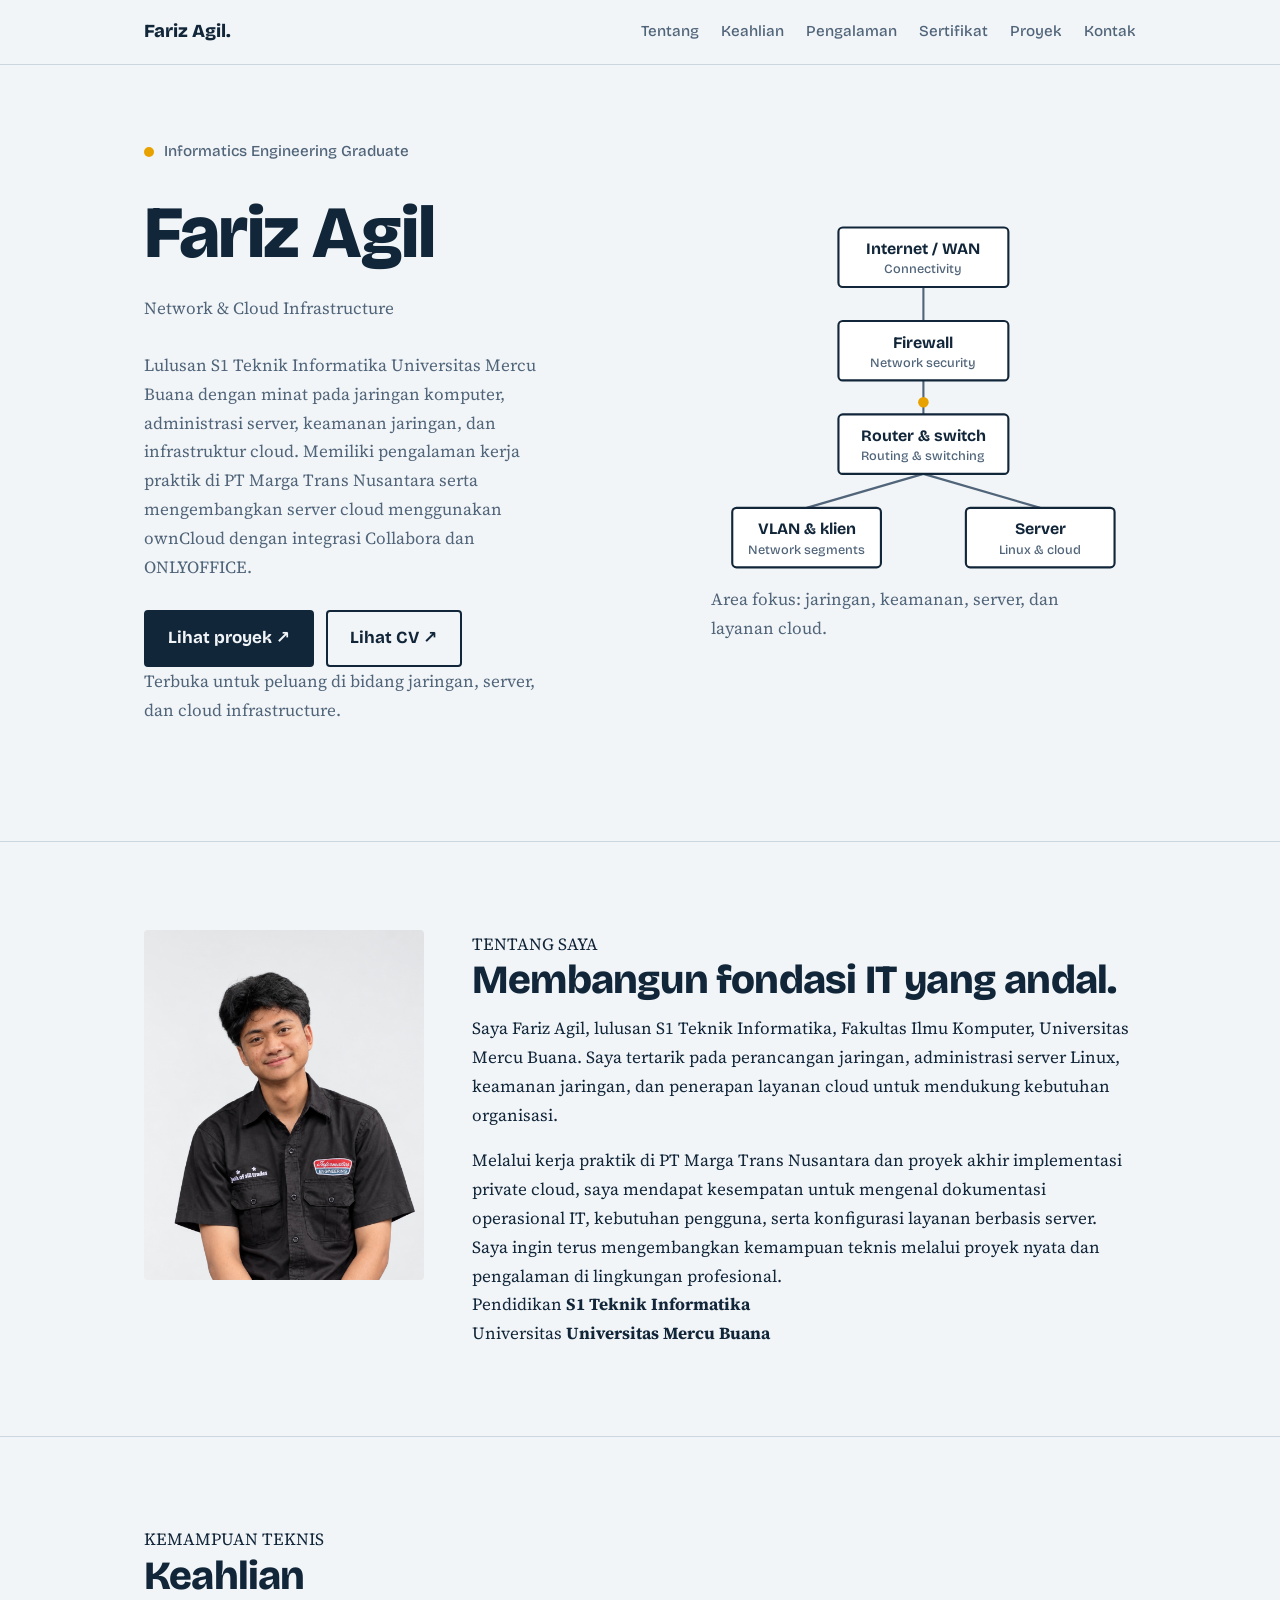
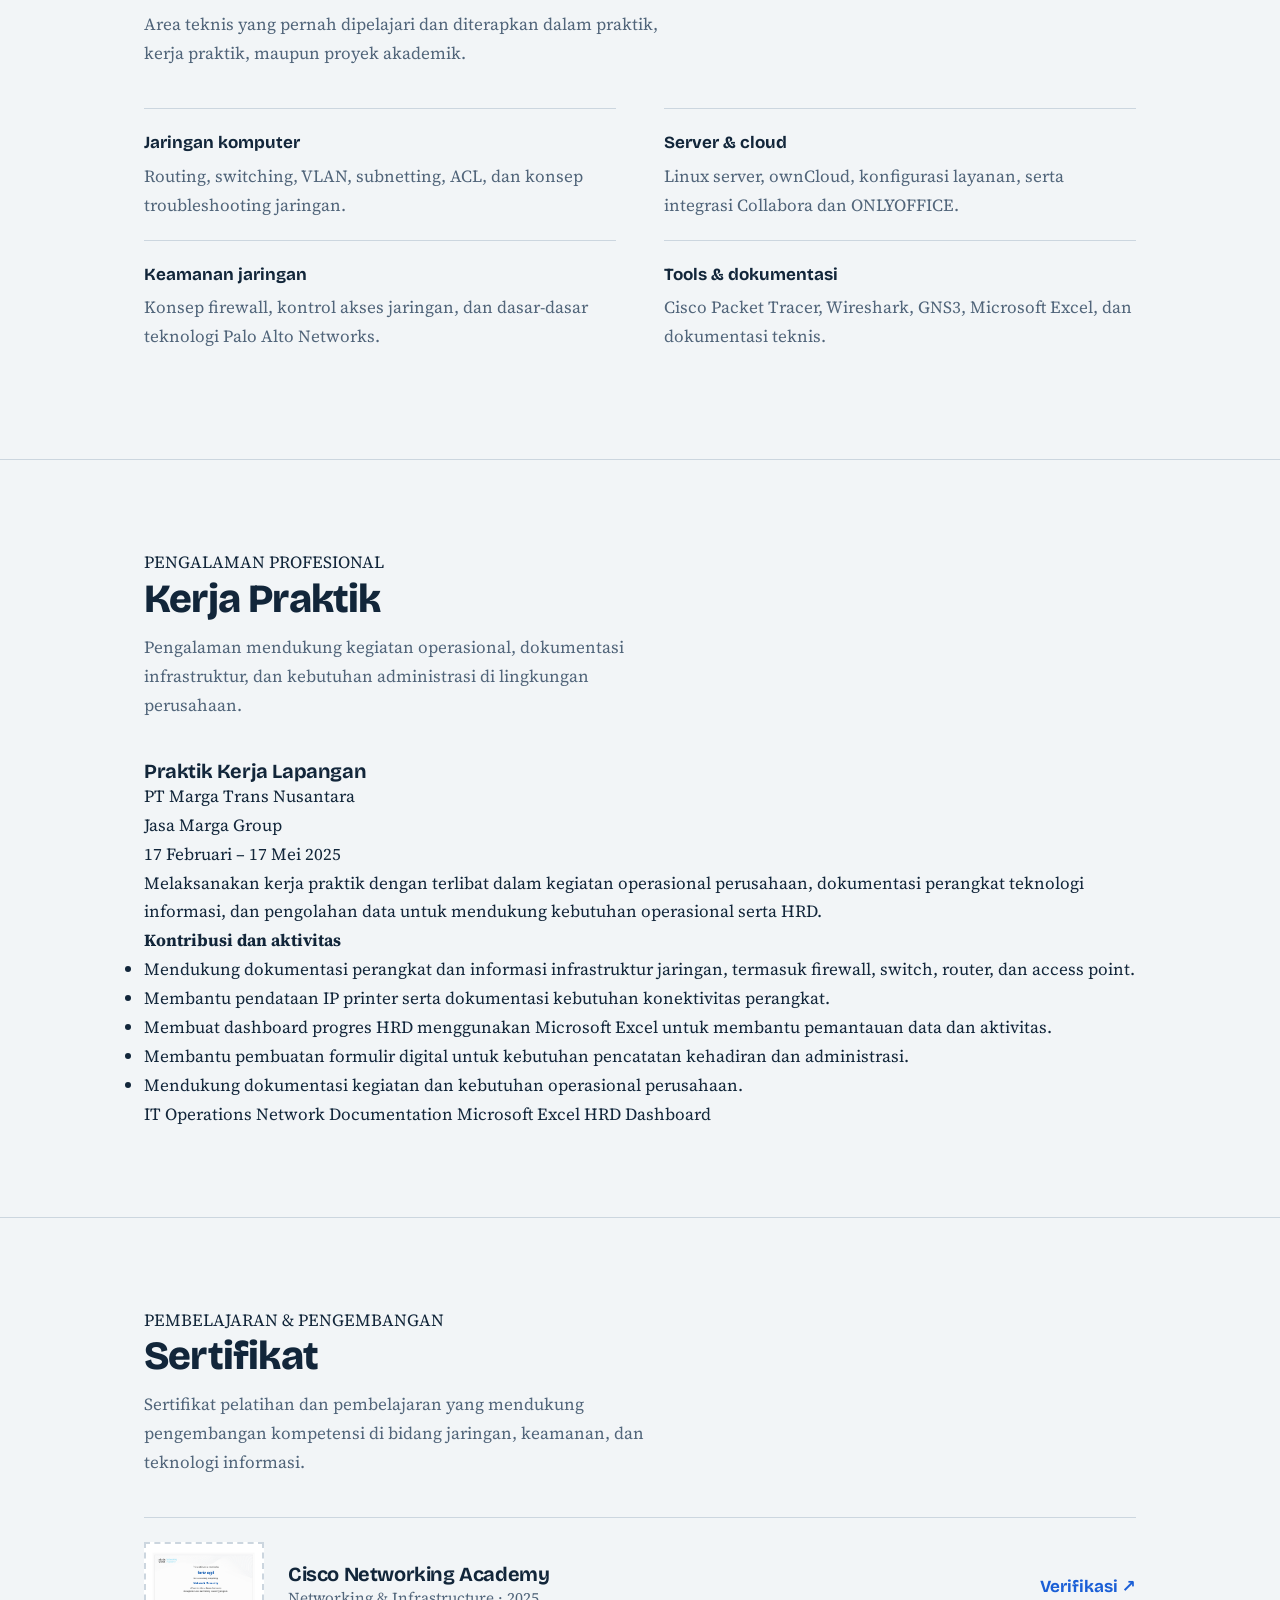
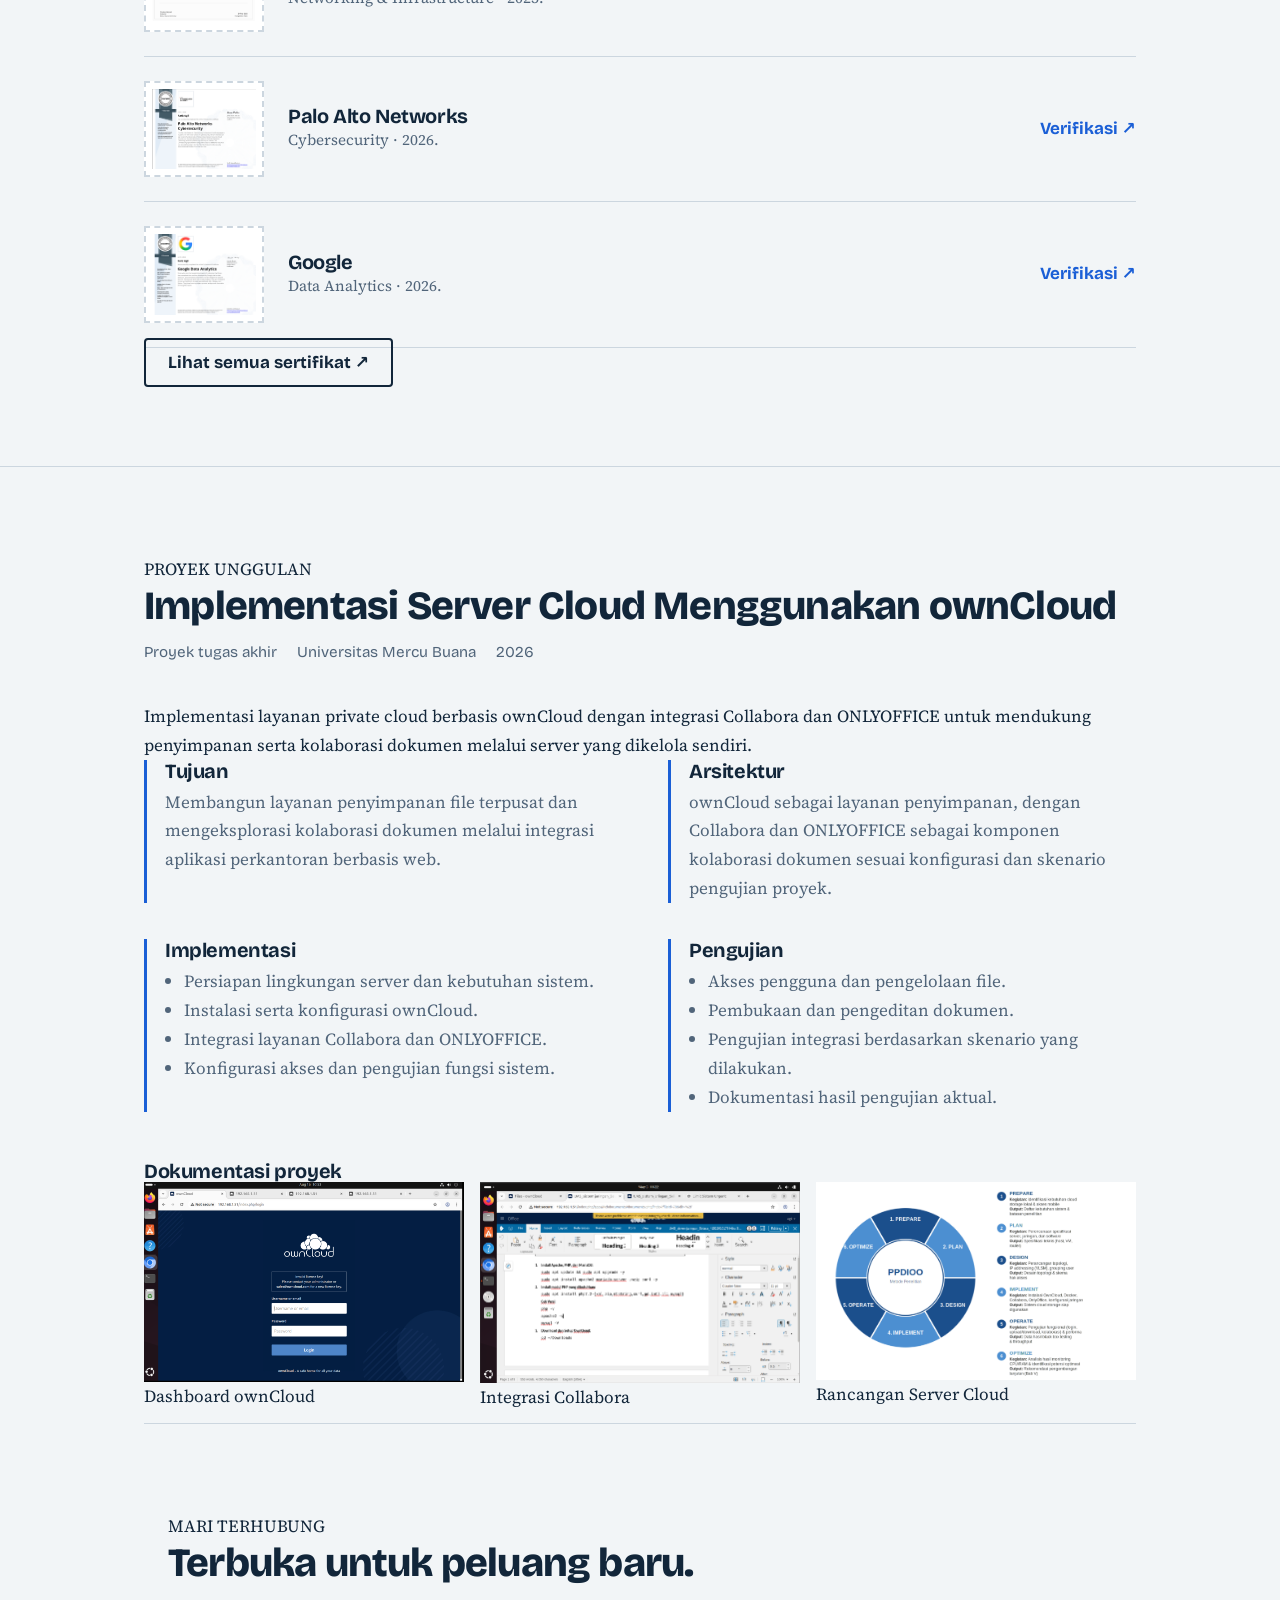
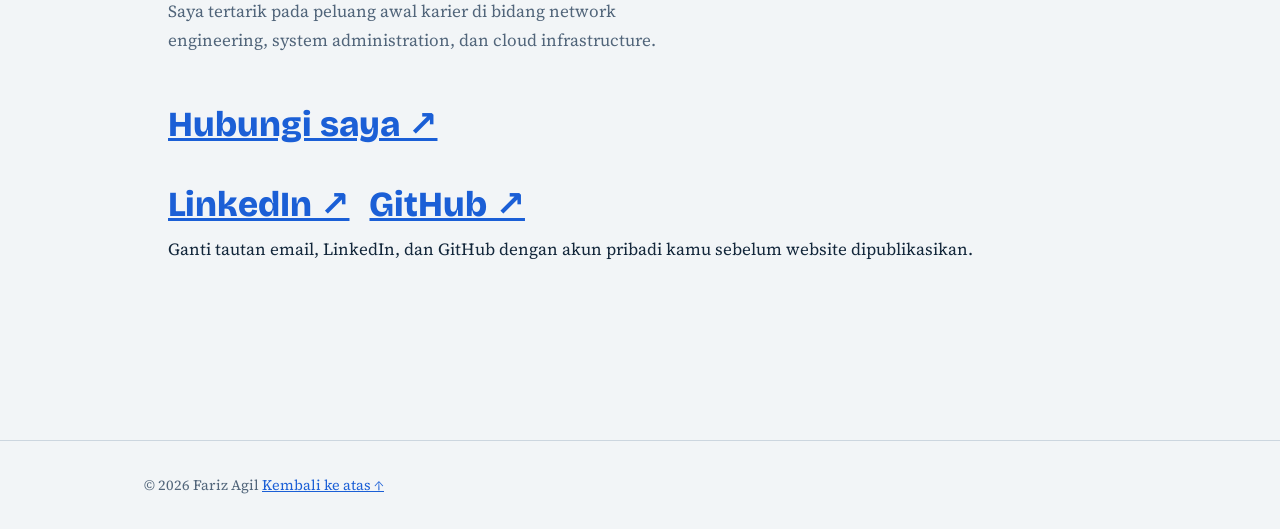
<file: index.html>
<!DOCTYPE html>
<html lang="id">
<head>
  <meta charset="UTF-8">
  <meta name="viewport" content="width=device-width, initial-scale=1">
  <meta name="theme-color" content="#F2F5F7">
  <meta name="description" content="Portofolio Fariz Agil, lulusan S1 Teknik Informatika Universitas Mercu Buana dengan minat pada network engineering, administrasi server, dan cloud infrastructure.">
  <title>Fariz Agil — Network &amp; Cloud Infrastructure</title>

  <link rel="preconnect" href="https://fonts.googleapis.com">
  <link rel="preconnect" href="https://fonts.gstatic.com" crossorigin>
  <link href="https://fonts.googleapis.com/css2?family=Bricolage+Grotesque:opsz,wght@12..96,500;12..96,700;12..96,800&family=Source+Serif+4:ital,wght@0,400;0,600;1,400&display=swap" rel="stylesheet">
  <link rel="stylesheet" href="style.css">
</head>

<body>
  <header>
    <nav class="wrap" aria-label="Navigasi utama">
      <a class="logo" href="#atas" aria-label="Fariz Agil, kembali ke beranda">Fariz Agil<span aria-hidden="true">.</span></a>
      <ul>
        <li><a href="#tentang">Tentang</a></li>
        <li><a href="#skill">Keahlian</a></li>
        <li><a href="#pengalaman">Pengalaman</a></li>
        <li><a href="#sertifikat">Sertifikat</a></li>
        <li><a href="#proyek">Proyek</a></li>
        <li><a href="#kontak">Kontak</a></li>
      </ul>
    </nav>
  </header>

  <main id="atas">
    <!-- HERO -->
    <section class="hero">
      <div class="wrap">
        <div class="hero-copy">
          <p class="status"><i aria-hidden="true"></i> Informatics Engineering Graduate</p>
          <h1>Fariz Agil</h1>
          <p class="hero-role">Network &amp; Cloud Infrastructure</p>
          <p>
            Lulusan S1 Teknik Informatika Universitas Mercu Buana dengan minat
            pada jaringan komputer, administrasi server, keamanan jaringan,
            dan infrastruktur cloud. Memiliki pengalaman kerja praktik di
            PT Marga Trans Nusantara serta mengembangkan server cloud
            menggunakan ownCloud dengan integrasi Collabora dan ONLYOFFICE.
          </p>
          <div class="btns">
            <a class="btn primary" href="#proyek">Lihat proyek <span aria-hidden="true">↗</span></a>
            <a class="btn" href="img/Fariz Agil CV.pdf" target="_blank" rel="noopener">Lihat CV <span aria-hidden="true">↗</span></a>
          </div>
          <p class="hero-note">Terbuka untuk peluang di bidang jaringan, server, dan cloud infrastructure.</p>
        </div>

        <div class="hero-visual">
          <svg class="topology" viewBox="0 0 400 336" role="img" aria-label="Ilustrasi topologi jaringan dari internet melalui firewall dan switch menuju jaringan klien dan server">
            <path class="wire" d="M200 64 V96"/>
            <path class="wire" d="M200 152 V184"/>
            <path class="wire" d="M200 240 L90 272"/>
            <path class="wire" d="M200 240 L310 272"/>
            <path id="route" d="M200 8 V240 L310 272" fill="none"/>
            <circle class="packet" r="5">
              <animateMotion dur="4s" repeatCount="indefinite">
                <mpath href="#route"/>
              </animateMotion>
            </circle>

            <rect class="box" x="120" y="8" width="160" height="56" rx="4"/>
            <text x="200" y="33" text-anchor="middle">Internet / WAN</text>
            <text class="sub" x="200" y="51" text-anchor="middle">Connectivity</text>

            <rect class="box" x="120" y="96" width="160" height="56" rx="4"/>
            <text x="200" y="121" text-anchor="middle">Firewall</text>
            <text class="sub" x="200" y="139" text-anchor="middle">Network security</text>

            <rect class="box" x="120" y="184" width="160" height="56" rx="4"/>
            <text x="200" y="209" text-anchor="middle">Router &amp; switch</text>
            <text class="sub" x="200" y="227" text-anchor="middle">Routing &amp; switching</text>

            <rect class="box" x="20" y="272" width="140" height="56" rx="4"/>
            <text x="90" y="297" text-anchor="middle">VLAN &amp; klien</text>
            <text class="sub" x="90" y="315" text-anchor="middle">Network segments</text>

            <rect class="box" x="240" y="272" width="140" height="56" rx="4"/>
            <text x="310" y="297" text-anchor="middle">Server</text>
            <text class="sub" x="310" y="315" text-anchor="middle">Linux &amp; cloud</text>
          </svg>
          <p class="visual-caption">Area fokus: jaringan, keamanan, server, dan layanan cloud.</p>
        </div>
      </div>
    </section>

    <!-- TENTANG -->
    <section id="tentang">
      <div class="wrap about">
        <div class="about-photo">
          <img class="photo" src="img/agil.png" alt="Foto profil Fariz Agil" loading="lazy">
        </div>
        <div>
          <p class="eyebrow">TENTANG SAYA</p>
          <h2>Membangun fondasi IT yang andal.</h2>
          <p>
            Saya Fariz Agil, lulusan S1 Teknik Informatika, Fakultas Ilmu Komputer,
            Universitas Mercu Buana. Saya tertarik pada perancangan jaringan,
            administrasi server Linux, keamanan jaringan, dan penerapan layanan
            cloud untuk mendukung kebutuhan organisasi.
          </p>
          <p>
            Melalui kerja praktik di PT Marga Trans Nusantara dan proyek akhir
            implementasi private cloud, saya mendapat kesempatan untuk mengenal
            dokumentasi operasional IT, kebutuhan pengguna, serta konfigurasi
            layanan berbasis server. Saya ingin terus mengembangkan kemampuan
            teknis melalui proyek nyata dan pengalaman di lingkungan profesional.
          </p>
          <div class="about-facts">
            <div>
              <span class="fact-label">Pendidikan</span>
              <strong>S1 Teknik Informatika</strong>
            </div>
            <div>
              <span class="fact-label">Universitas</span>
              <strong>Universitas Mercu Buana</strong>
            </div>
          </div>
        </div>
      </div>
    </section>

    <!-- KEAHLIAN -->
    <section id="skill">
      <div class="wrap">
        <p class="eyebrow">KEMAMPUAN TEKNIS</p>
        <h2>Keahlian</h2>
        <p class="lead">
          Area teknis yang pernah dipelajari dan diterapkan dalam praktik,
          kerja praktik, maupun proyek akademik.
        </p>

        <dl class="skills">
          <div>
            <dt>Jaringan komputer</dt>
            <dd>Routing, switching, VLAN, subnetting, ACL, dan konsep troubleshooting jaringan.</dd>
          </div>
          <div>
            <dt>Server &amp; cloud</dt>
            <dd>Linux server, ownCloud, konfigurasi layanan, serta integrasi Collabora dan ONLYOFFICE.</dd>
          </div>
          <div>
            <dt>Keamanan jaringan</dt>
            <dd>Konsep firewall, kontrol akses jaringan, dan dasar-dasar teknologi Palo Alto Networks.</dd>
          </div>
          <div>
            <dt>Tools &amp; dokumentasi</dt>
            <dd>Cisco Packet Tracer, Wireshark, GNS3, Microsoft Excel, dan dokumentasi teknis.</dd>
          </div>
        </dl>
      </div>
    </section>

    <!-- PENGALAMAN -->
    <section id="pengalaman">
      <div class="wrap">
        <p class="eyebrow">PENGALAMAN PROFESIONAL</p>
        <h2>Kerja Praktik</h2>
        <p class="lead">
          Pengalaman mendukung kegiatan operasional, dokumentasi infrastruktur,
          dan kebutuhan administrasi di lingkungan perusahaan.
        </p>

        <article class="experience">
          <div class="experience-header">
            <div>
              <h3>Praktik Kerja Lapangan</h3>
              <p class="company">PT Marga Trans Nusantara</p>
              <p class="muted">Jasa Marga Group</p>
            </div>
            <p class="period">17 Februari – 17 Mei 2025</p>
          </div>

          <p>
            Melaksanakan kerja praktik dengan terlibat dalam kegiatan operasional
            perusahaan, dokumentasi perangkat teknologi informasi, dan pengolahan
            data untuk mendukung kebutuhan operasional serta HRD.
          </p>

          <h4>Kontribusi dan aktivitas</h4>
          <ul>
            <li>Mendukung dokumentasi perangkat dan informasi infrastruktur jaringan, termasuk firewall, switch, router, dan access point.</li>
            <li>Membantu pendataan IP printer serta dokumentasi kebutuhan konektivitas perangkat.</li>
            <li>Membuat dashboard progres HRD menggunakan Microsoft Excel untuk membantu pemantauan data dan aktivitas.</li>
            <li>Membantu pembuatan formulir digital untuk kebutuhan pencatatan kehadiran dan administrasi.</li>
            <li>Mendukung dokumentasi kegiatan dan kebutuhan operasional perusahaan.</li>
          </ul>

          <div class="experience-tags" aria-label="Keahlian terkait pengalaman">
            <span>IT Operations</span>
            <span>Network Documentation</span>
            <span>Microsoft Excel</span>
            <span>HRD Dashboard</span>
          </div>
        </article>
      </div>
    </section>

    <!-- SERTIFIKAT -->
    <section id="sertifikat">
      <div class="wrap">
        <p class="eyebrow">PEMBELAJARAN &amp; PENGEMBANGAN</p>
        <h2>Sertifikat</h2>
        <p class="lead">
          Sertifikat pelatihan dan pembelajaran yang mendukung pengembangan
          kompetensi di bidang jaringan, keamanan, dan teknologi informasi.
        </p>

        <ul class="certs">
          <li class="cert">
            <div class="ph cert-image">
              <img src="img/ccna_network.png" alt="Sertifikat Cisco Networking Academy" loading="lazy">
            </div>
            <div>
              <h3>Cisco Networking Academy</h3>
              <p>Networking & Infrastructure · 2025.</p>
            </div>
            <a href="#" aria-label="Tautan verifikasi sertifikat Cisco">Verifikasi ↗</a>
          </li>
          <li class="cert">
            <div class="ph cert-image">
              <img src="img/palo alto networks cybersecurity.png" alt="Sertifikat Palo Alto Networks" loading="lazy">
            </div>
            <div>
              <h3>Palo Alto Networks</h3>
              <p>Cybersecurity · 2026.</p>
            </div>
            <a href="#" aria-label="Tautan verifikasi sertifikat Palo Alto Networks">Verifikasi ↗</a>
          </li>
          <li class="cert">
            <div class="ph cert-image">
              <img src="img/google data analytics.png" alt="Sertifikat Google" loading="lazy">
            </div>
            <div>
              <h3>Google</h3>
              <p>Data Analytics · 2026.</p>
            </div>
            <a href="#" aria-label="Tautan verifikasi sertifikat Google">Verifikasi ↗</a>
          </li>
        </ul>

        <div class="cert-more">
          <a class="btn" href="sertifikat.html">Lihat semua sertifikat <span aria-hidden="true">↗</span></a>
        </div>
      </div>
    </section>

    <!-- PROYEK -->
    <section id="proyek">
      <div class="wrap">
        <p class="eyebrow">PROYEK UNGGULAN</p>
        <h2>Implementasi Server Cloud Menggunakan ownCloud</h2>
        <p class="project-head">
          <span>Proyek tugas akhir</span>
          <span>Universitas Mercu Buana</span>
          <span>2026</span>
        </p>

        <p class="project-intro">
          Implementasi layanan private cloud berbasis ownCloud dengan integrasi
          Collabora dan ONLYOFFICE untuk mendukung penyimpanan serta kolaborasi
          dokumen melalui server yang dikelola sendiri.
        </p>

        <div class="case">
          <div>
            <h3>Tujuan</h3>
            <p>
              Membangun layanan penyimpanan file terpusat dan mengeksplorasi
              kolaborasi dokumen melalui integrasi aplikasi perkantoran berbasis web.
            </p>
          </div>
          <div>
            <h3>Arsitektur</h3>
            <p>
              ownCloud sebagai layanan penyimpanan, dengan Collabora dan
              ONLYOFFICE sebagai komponen kolaborasi dokumen sesuai konfigurasi
              dan skenario pengujian proyek.
            </p>
          </div>
          <div>
            <h3>Implementasi</h3>
            <ul>
              <li>Persiapan lingkungan server dan kebutuhan sistem.</li>
              <li>Instalasi serta konfigurasi ownCloud.</li>
              <li>Integrasi layanan Collabora dan ONLYOFFICE.</li>
              <li>Konfigurasi akses dan pengujian fungsi sistem.</li>
            </ul>
          </div>
          <div>
            <h3>Pengujian</h3>
            <ul>
              <li>Akses pengguna dan pengelolaan file.</li>
              <li>Pembukaan dan pengeditan dokumen.</li>
              <li>Pengujian integrasi berdasarkan skenario yang dilakukan.</li>
              <li>Dokumentasi hasil pengujian aktual.</li>
            </ul>
          </div>
        </div>

        <h3 class="subheading">Dokumentasi proyek</h3>
        <div class="shots">
          <figure class="shot">
            <img src="img/dashboard.png" alt="Dashboard ownCloud yang diimplementasikan" loading="lazy">
            <figcaption>Dashboard ownCloud</figcaption>
          </figure>
          <figure class="shot">
            <img src="img/colab.png" alt="Tampilan editor dokumen Collabora" loading="lazy">
            <figcaption>Integrasi Collabora</figcaption>
          </figure>
          <figure class="shot">
            <img src="img/ppdioo.png" alt="Tampilan editor dokumen ONLYOFFICE" loading="lazy">
            <figcaption>Rancangan Server Cloud</figcaption>
          </figure>
        </div>

      

    <!-- KONTAK -->
    <section id="kontak" class="contact">
      <div class="wrap">
        <p class="eyebrow">MARI TERHUBUNG</p>
        <h2>Terbuka untuk peluang baru.</h2>
        <p class="lead">
          Saya tertarik pada peluang awal karier di bidang network engineering,
          system administration, dan cloud infrastructure.
        </p>
        <a class="contact-email" href="mailto:farizagill@gmail.com">Hubungi saya ↗</a>
        <div class="links">
          <a href="https://www.linkedin.com/in/fariz-agil-3b870b442 " target="_blank" rel="noopener">LinkedIn ↗</a>
          <a href="https://github.com/farizagil12/farizagil.git" target="_blank" rel="noopener">GitHub ↗</a>
        </div>
        <p class="small-note">Ganti tautan email, LinkedIn, dan GitHub dengan akun pribadi kamu sebelum website dipublikasikan.</p>
      </div>
    </section>
  </main>

  <footer>
    <div class="wrap footer-inner">
      <span>© 2026 Fariz Agil</span>
      <a href="#atas">Kembali ke atas ↑</a>
    </div>
  </footer>
</body>
</html>
</file>
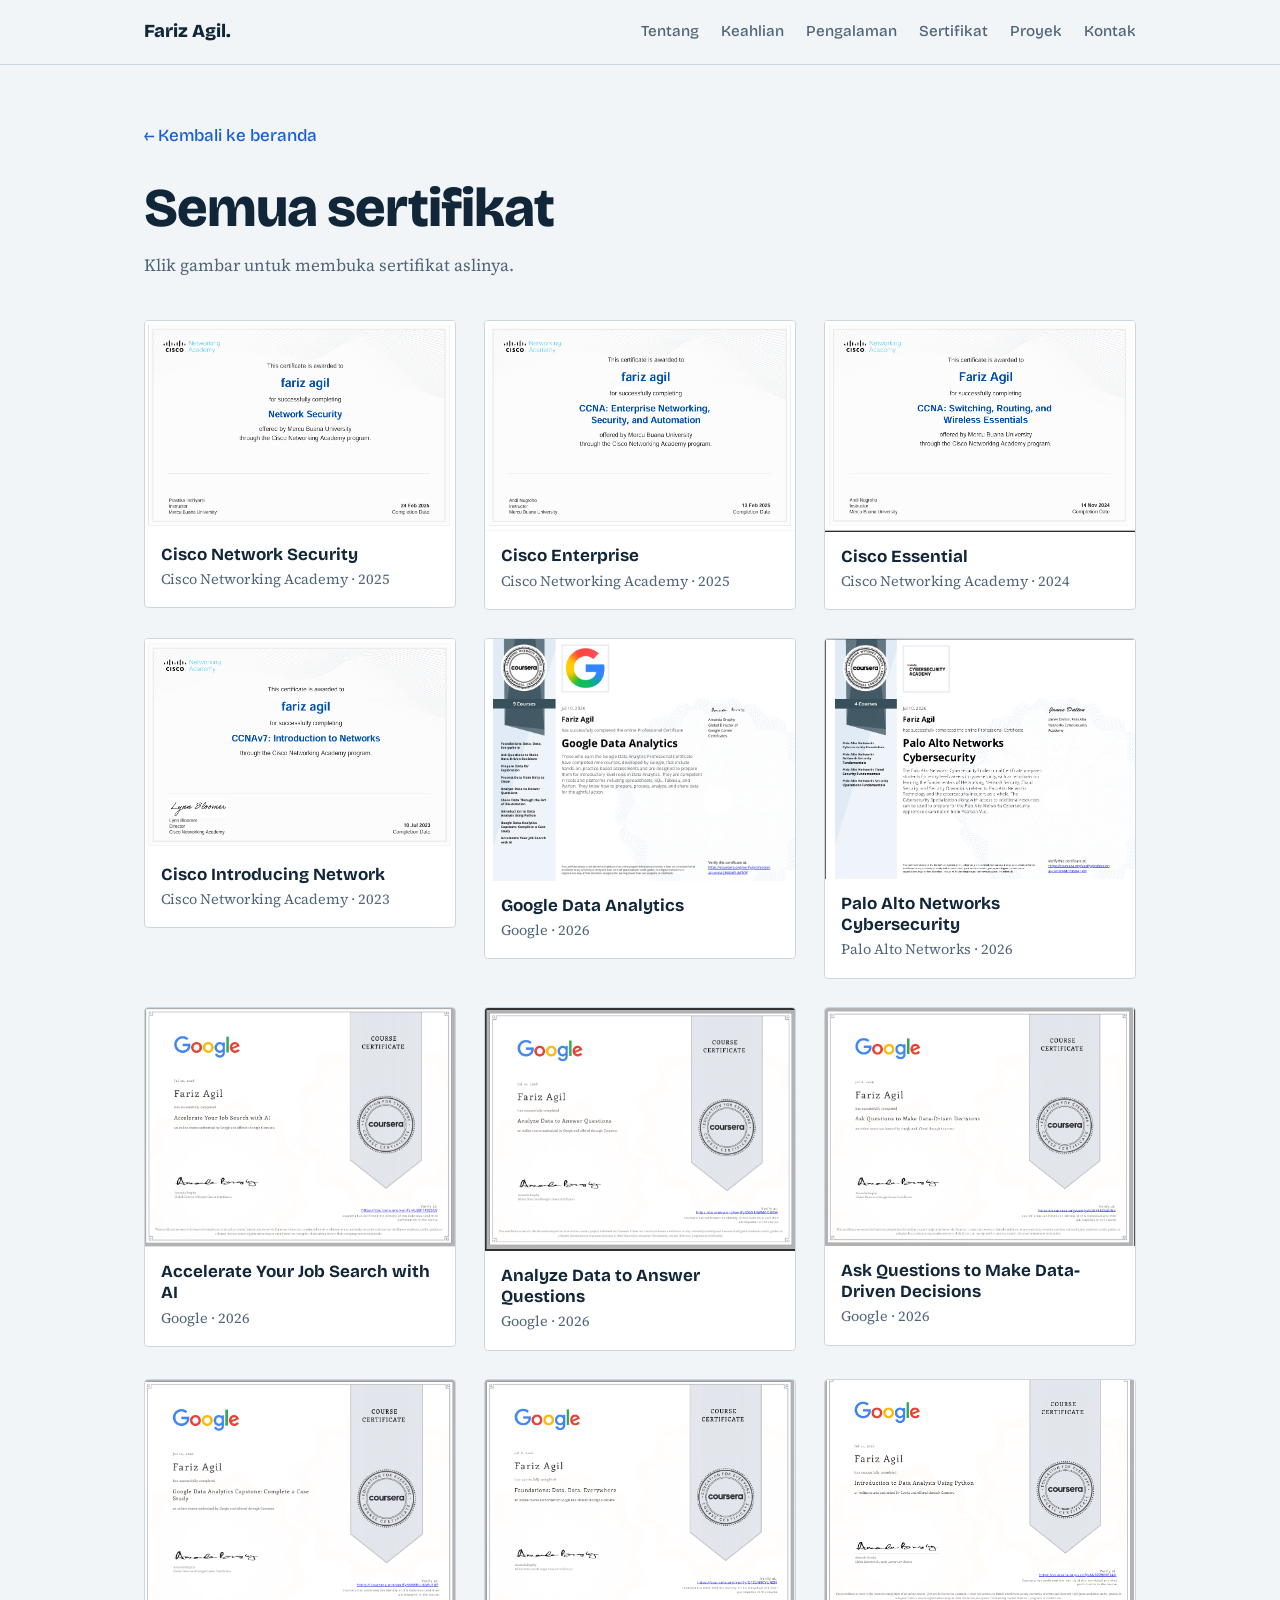
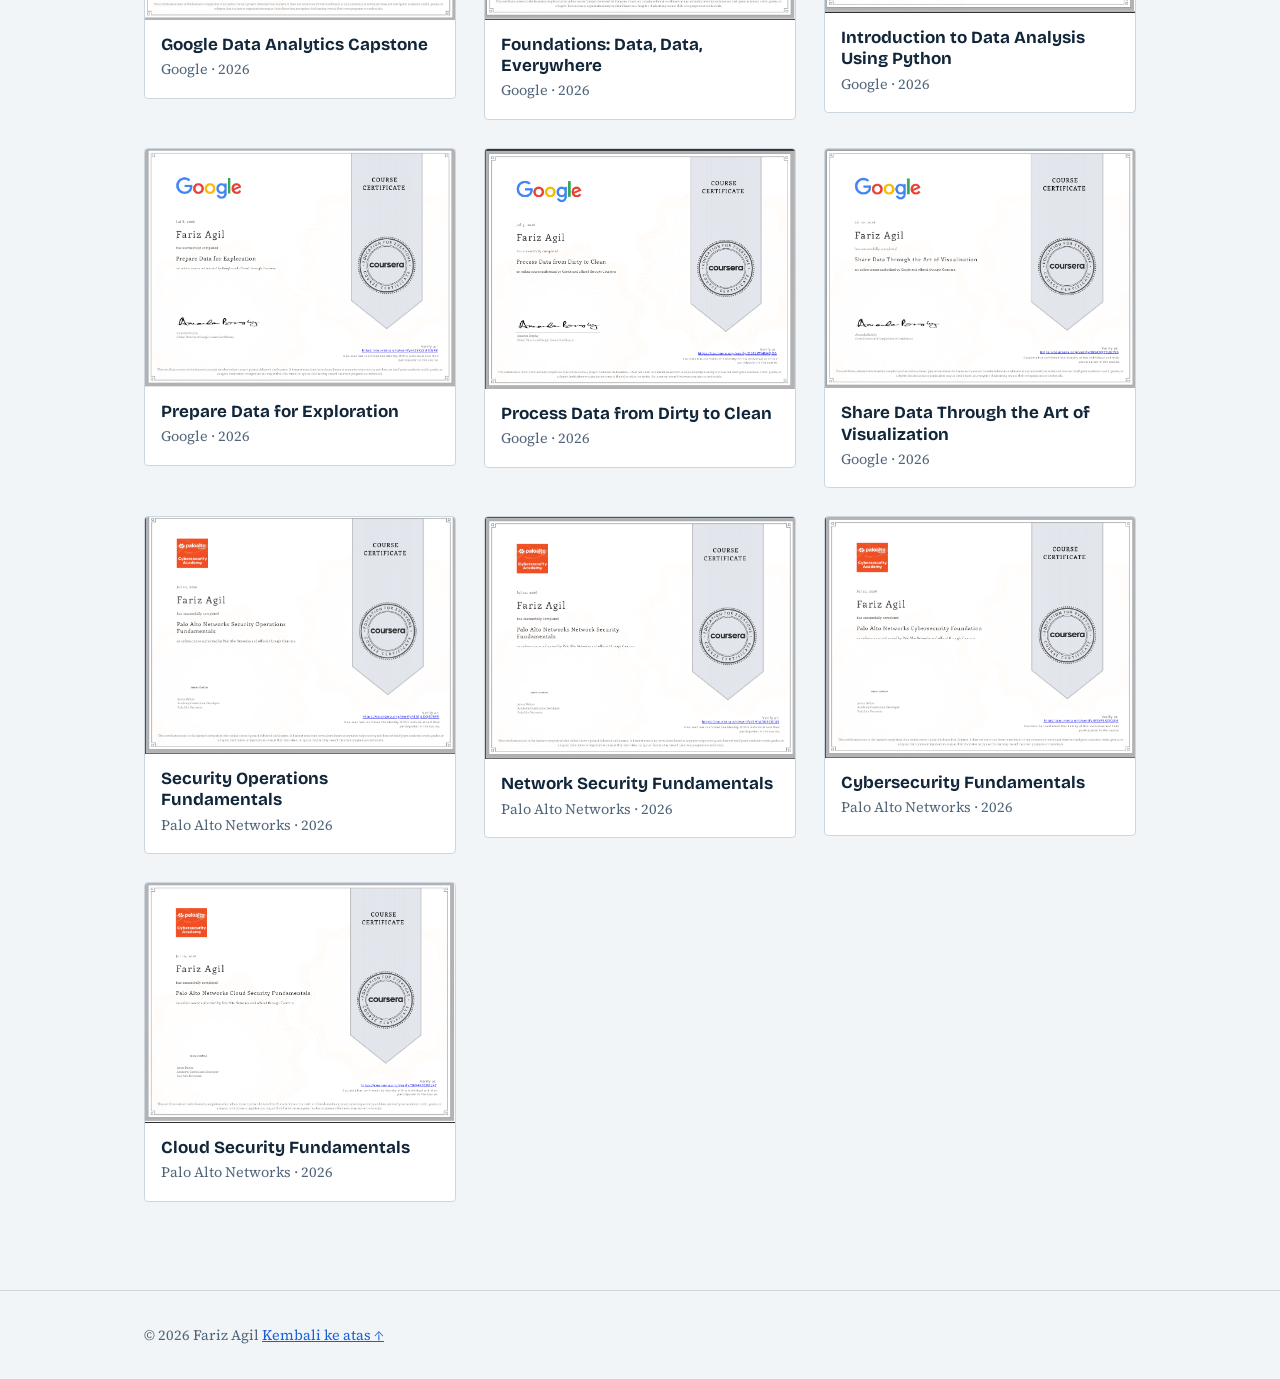
<file: sertifikat.html>
<!DOCTYPE html>
<html lang="id">
<head>
  <meta charset="UTF-8">
  <meta name="viewport" content="width=device-width, initial-scale=1">
  <meta name="theme-color" content="#F2F5F7">
  <meta name="description" content="Kumpulan sertifikat Fariz Agil di bidang jaringan, keamanan, dan teknologi informasi.">
  <title>Sertifikat — Fariz Agil</title>

  <link rel="preconnect" href="https://fonts.googleapis.com">
  <link rel="preconnect" href="https://fonts.gstatic.com" crossorigin>
  <link href="https://fonts.googleapis.com/css2?family=Bricolage+Grotesque:opsz,wght@12..96,500;12..96,700;12..96,800&family=Source+Serif+4:ital,wght@0,400;0,600;1,400&display=swap" rel="stylesheet">
  <link rel="stylesheet" href="style.css">
  <link rel="stylesheet" href="sertifikat.css">
</head>

<body>
  <header>
    <nav class="wrap" aria-label="Navigasi utama">
      <a class="logo" href="index.html#atas" aria-label="Fariz Agil, kembali ke beranda">Fariz Agil<span aria-hidden="true">.</span></a>
      <ul>
        <li><a href="index.html#tentang">Tentang</a></li>
        <li><a href="index.html#skill">Keahlian</a></li>
        <li><a href="index.html#pengalaman">Pengalaman</a></li>
        <li><a href="index.html#sertifikat">Sertifikat</a></li>
        <li><a href="index.html#proyek">Proyek</a></li>
        <li><a href="index.html#kontak">Kontak</a></li>
      </ul>
    </nav>
  </header>
  <main id="atas">
    <section class="cert-page">
      <div class="wrap">
        <a class="back-link" href="index.html#sertifikat">← Kembali ke beranda</a>
        <h1 class="page-title">Semua sertifikat</h1>
        <p class="lead">Klik gambar untuk membuka sertifikat aslinya.</p>
  
        <div class="gallery">
  
          <!-- Sertifikat 1 -->
          <figure class="gallery-item">
            <a href="img/cisco Network Security .pdf" target="_blank" rel="noopener">
              <img src="img/ccna_network.png"
                   alt="Sertifikat Cisco Network Security"
                   loading="lazy">
            </a>
            <figcaption>
              <strong>Cisco Network Security</strong>
              <span>Cisco Networking Academy · 2025</span>
            </figcaption>
          </figure>
  
          <!-- Sertifikat 2 -->
          <figure class="gallery-item">
            <a href="img/Cisco Enterprise.pdf" target="_blank" rel="noopener">
              <img src="img/ccna_enterprise.png" alt="Sertifikat Cisco Enterprise" loading="lazy">
            </a>
            <figcaption>
              <strong>Cisco Enterprise</strong>
              <span>Cisco Networking Academy · 2025</span>
            </figcaption>
          </figure>
  
          <!-- Sertifikat 3 -->
          <figure class="gallery-item">
            <a href="img/Cisco Essential .pdf" target="_blank" rel="noopener">
              <img src="img/ccna_switching.png" alt="Sertifikat Cisco Essential" loading="lazy">
            </a>
            <figcaption>
              <strong>Cisco Essential</strong>
              <span>Cisco Networking Academy · 2024</span>
            </figcaption>
          </figure>
  
          <!-- Sertifikat 4 -->
          <figure class="gallery-item">
            <a href="img/Cisco Introducing Network.pdf" target="_blank" rel="noopener">
              <img src="img/ccnav7.png" alt="Sertifikat Cisco Introducing Network" loading="lazy">
            </a>
            <figcaption>
              <strong>Cisco Introducing Network</strong>
              <span>Cisco Networking Academy · 2023</span>
            </figcaption>
          </figure>
  
          <!-- Sertifikat 5 -->
          <figure class="gallery-item">
            <a href="img/google data analytics.pdf" target="_blank" rel="noopener">
              <img src="img/google data analytics.png" alt="Sertifikat Google Data Analytics" loading="lazy">
            </a>
            <figcaption>
              <strong>Google Data Analytics</strong>
              <span>Google · 2026</span>
            </figcaption>
          </figure>
  
          <!-- Sertifikat 6 -->
          <figure class="gallery-item">
            <a href="img/Palo Alto Networks Cybersecurity.pdf" target="_blank" rel="noopener">
              <img src="img/palo alto networks cybersecurity.png" alt="Sertifikat Palo Alto Networks Cybersecurity" loading="lazy">
            </a>
            <figcaption>
              <strong>Palo Alto Networks Cybersecurity</strong>
              <span>Palo Alto Networks · 2026</span>
            </figcaption>
          </figure>
  
          <!-- Sertifikat 7 -->
          <figure class="gallery-item">
            <a href="img/google accelerate your job search with ai.pdf" target="_blank" rel="noopener">
              <img src="img/google_acclerate your job search with ai.png" alt="Sertifikat Google Accelerate Your Job Search with AI" loading="lazy">
            </a>
            <figcaption>
              <strong>Accelerate Your Job Search with AI</strong>
              <span>Google · 2026</span>
            </figcaption>
          </figure>
  
          <!-- Sertifikat 8 -->
          <figure class="gallery-item">
            <a href="img/google analyze data to answer questions.pdf" target="_blank" rel="noopener">
              <img src="img/google_analyze data to answer questions.png" alt="Sertifikat Google Analyze Data to Answer Questions" loading="lazy">
            </a>
            <figcaption>
              <strong>Analyze Data to Answer Questions</strong>
              <span>Google · 2026</span>
            </figcaption>
          </figure>
  
          <!-- Sertifikat 9 -->
          <figure class="gallery-item">
            <a href="img/sertifikat/sertifikat-09.jpg" target="_blank" rel="noopener">
              <img src="img/google_ask questions to make data driven decisions.png" alt="Sertifikat Google Ask Questions to Make Data-Driven Decisions" loading="lazy">
            </a>
            <figcaption>
              <strong>Ask Questions to Make Data-Driven Decisions</strong>
              <span>Google · 2026</span>
            </figcaption>
          </figure>
  
          <!-- Sertifikat 10 -->
          <figure class="gallery-item">
            <a href="img/google data analytics capstone.pdf" target="_blank" rel="noopener">
              <img src="img/google_data analytics capstone.png" alt="Sertifikat Google Data Analytics Capstone" loading="lazy">
            </a>
            <figcaption>
              <strong>Google Data Analytics Capstone</strong>
              <span>Google · 2026</span>
            </figcaption>
          </figure>
  
          <!-- Sertifikat 11 -->
          <figure class="gallery-item">
            <a href="img/google foundations data data everywhere.pdf" target="_blank" rel="noopener">
              <img src="img/google_foundations data,data,everywhere.png" alt="Sertifikat Foundations: Data, Data, Everywhere" loading="lazy">
            </a>
            <figcaption>
              <strong>Foundations: Data, Data, Everywhere</strong>
              <span>Google · 2026</span>
            </figcaption>
          </figure>
  
          <!-- Sertifikat 12 -->
          <figure class="gallery-item">
            <a href="img/introduction to data analysis using python.pdf" target="_blank" rel="noopener">
              <img src="img/google_intoducing to data analysis using pyton.png" alt="Sertifikat Introduction to Data Analysis Using Python" loading="lazy">
            </a>
            <figcaption>
              <strong>Introduction to Data Analysis Using Python</strong>
              <span>Google · 2026</span>
            </figcaption>
          </figure>
  
          <!-- Sertifikat 13 -->
          <figure class="gallery-item">
            <a href="img/google prepare data for exploration.pdf" target="_blank" rel="noopener">
              <img src="img/google_preapre data for exploration.png" alt="Sertifikat Prepare Data for Exploration" loading="lazy">
            </a>
            <figcaption>
              <strong>Prepare Data for Exploration</strong>
              <span>Google · 2026</span>
            </figcaption>
          </figure>
  
          <!-- Sertifikat 14 -->
          <figure class="gallery-item">
            <a href="img/google proses data from dirty to clean.pdf" target="_blank" rel="noopener">
              <img src="img/google_process data from dirty to clean.png" alt="Sertifikat Process Data from Dirty to Clean" loading="lazy">
            </a>
            <figcaption>
              <strong>Process Data from Dirty to Clean</strong>
              <span>Google · 2026</span>
            </figcaption>
          </figure>
  
          <!-- Sertifikat 15 -->
          <figure class="gallery-item">
            <a href="img/google share data through the art of visualization.pdf" target="_blank" rel="noopener">
              <img src="img/google_share data through the art of visualization.png" alt="Sertifikat Share Data Through the Art of Visualization" loading="lazy">
            </a>
            <figcaption>
              <strong>Share Data Through the Art of Visualization</strong>
              <span>Google · 2026</span>
            </figcaption>
          </figure>
  
          <!-- Sertifikat 16 -->
          <figure class="gallery-item">
            <a href="img/palo alto networks security operations fundamentals.pdf" target="_blank" rel="noopener">
              <img src="img/PaloAlto_networks security operations fundamentals.png" alt="Sertifikat Palo Alto Security Operations Fundamentals" loading="lazy">
            </a>
            <figcaption>
              <strong>Security Operations Fundamentals</strong>
              <span>Palo Alto Networks · 2026</span>
            </figcaption>
          </figure>
  
          <!-- Sertifikat 17 -->
          <figure class="gallery-item">
            <a href="img/palo alto networks networks security fundamentals.pdf" target="_blank" rel="noopener">
              <img src="img/paloAlto_palo alto networks networks security fundamentals.png" alt="Sertifikat Palo Alto Network Security Fundamentals" loading="lazy">
            </a>
            <figcaption>
              <strong>Network Security Fundamentals</strong>
              <span>Palo Alto Networks · 2026</span>
            </figcaption>
          </figure>
  
          <!-- Sertifikat 18 -->
          <figure class="gallery-item">
            <a href="img/palo alto networks cybersecurity foundation.pdf" target="_blank" rel="noopener">
              <img src="img/PaloAlto_network Sybersecurity foundation.png" alt="Sertifikat Palo Alto Cybersecurity Fundamentals" loading="lazy">
            </a>
            <figcaption>
              <strong>Cybersecurity Fundamentals</strong>
              <span>Palo Alto Networks · 2026</span>
            </figcaption>
          </figure>
  
          <!-- Sertifikat 19 -->
          <figure class="gallery-item">
            <a href="img/paloalto networks cloud security fundamentals.pdf" target="_blank" rel="noopener">
              <img src="img/PaloAlto_networks cloud security.png" alt="Sertifikat Palo Alto Cloud Security Fundamentals" loading="lazy">
            </a>
            <figcaption>
              <strong>Cloud Security Fundamentals</strong>
              <span>Palo Alto Networks · 2026</span>
            </figcaption>
          </figure>
  
        </div>
      </div>
    </section>
  </main>
  
  <footer>
    <div class="wrap footer-inner">
      <span>© 2026 Fariz Agil</span>
      <a href="#atas">Kembali ke atas ↑</a>
    </div>
  </footer>
</body>
</html>
</file>
<file: style.css>
:root{
  --bg:#F2F5F7; --surface:#FFFFFF; --ink:#12263A; --muted:#51657A;
  --line:#CCD6DF; --signal:#1B5FD6; --link-light:#E8A200;
  --display:"Bricolage Grotesque","Segoe UI",system-ui,sans-serif;
  --body:"Source Serif 4",Georgia,"Times New Roman",serif;
}
@media (prefers-color-scheme:dark){
  :root{--bg:#0E1A27;--surface:#152536;--ink:#E6EDF4;--muted:#9DB0C3;--line:#27394D;--signal:#6BA2FF;--link-light:#F2B63A}
}
*{box-sizing:border-box;margin:0;padding:0}
html{scroll-behavior:smooth;scroll-padding-top:72px}
body{background:var(--bg);color:var(--ink);font-family:var(--body);font-size:1.0625rem;line-height:1.7}
a{color:var(--signal)}
a:focus-visible,button:focus-visible{outline:3px solid var(--link-light);outline-offset:3px}
img{max-width:100%;display:block}
.wrap{max-width:1040px;margin:0 auto;padding:0 24px}
h1,h2,h3{font-family:var(--display);line-height:1.1;letter-spacing:-.02em}
h2{font-size:clamp(1.8rem,4vw,2.5rem);font-weight:800;margin-bottom:12px}
h3{font-size:1.25rem;font-weight:700}
section{padding:88px 0;border-top:1px solid var(--line)}
.lead{color:var(--muted);max-width:60ch;margin-bottom:40px}

/* NAV */
header{position:sticky;top:0;z-index:10;background:var(--bg);border-bottom:1px solid var(--line)}
nav{display:flex;justify-content:space-between;align-items:center;height:64px}
.logo{font-family:var(--display);font-weight:800;text-decoration:none;color:var(--ink);font-size:1.15rem}
nav ul{display:flex;gap:22px;list-style:none;font-family:var(--display);font-weight:500;font-size:.95rem}
nav ul a{color:var(--muted);text-decoration:none}
nav ul a:hover{color:var(--signal)}

/* HERO */
.hero{border-top:0;padding:72px 0 88px}
.hero .wrap{display:grid;grid-template-columns:1.1fr .9fr;gap:48px;align-items:center}
.hero h1{font-size:clamp(2.6rem,6.5vw,4.6rem);font-weight:800;margin-bottom:20px}
.hero p{color:var(--muted);max-width:46ch;margin-bottom:28px}
.status{display:inline-flex;align-items:center;gap:10px;font-family:var(--display);font-weight:500;font-size:.95rem;margin-bottom:22px}
.status i{width:10px;height:10px;border-radius:50%;background:var(--link-light)}
.btns{display:flex;flex-wrap:wrap;gap:12px}
.btn{font-family:var(--display);font-weight:700;text-decoration:none;padding:12px 22px;border:2px solid var(--ink);color:var(--ink);border-radius:4px}
.btn.primary{background:var(--ink);color:var(--bg)}
.btn:hover{border-color:var(--signal)}
.topology{width:100%;height:auto}
.topology .box{fill:var(--surface);stroke:var(--ink);stroke-width:2}
.topology .wire{stroke:var(--muted);stroke-width:2;fill:none}
.topology text{font-family:var(--display);font-weight:700;font-size:15px;fill:var(--ink)}
.topology .sub{font-weight:500;font-size:12px;fill:var(--muted)}
.topology .packet{fill:var(--link-light)}

/* ABOUT */
.about{display:grid;grid-template-columns:280px 1fr;gap:48px;align-items:start}
.ph{background:var(--surface);border:2px dashed var(--line);color:var(--muted);display:grid;place-items:center;text-align:center;font-family:var(--display);font-size:.9rem;padding:16px}
.photo{aspect-ratio:4/5}
img.photo{width:100%;height:auto;object-fit:cover;object-position:center 20%;border-radius:4px}
.about p+p{margin-top:16px}

/* SKILLS */
.skills{display:grid;grid-template-columns:repeat(2,1fr);gap:0 48px}
.skills div{padding:20px 0;border-top:1px solid var(--line)}
.skills dt{font-family:var(--display);font-weight:700;margin-bottom:4px}
.skills dd{color:var(--muted)}

/* CERTS */
.certs{list-style:none}
.cert{display:grid;grid-template-columns:120px 1fr auto;gap:24px;align-items:center;padding:24px 0;border-top:1px solid var(--line)}
.cert:last-child{border-bottom:1px solid var(--line)}
.cert .ph{aspect-ratio:4/3;padding:6px;font-size:.75rem}
.cert p{color:var(--muted);font-size:.95rem}
.cert a{font-family:var(--display);font-weight:700;text-decoration:none;white-space:nowrap}

/* PROJECT */
.project-head{display:flex;flex-wrap:wrap;gap:8px 20px;color:var(--muted);font-family:var(--display);font-size:.95rem;margin-bottom:36px}
.case{display:grid;grid-template-columns:1fr 1fr;gap:36px 56px;margin-bottom:48px}
.case div{border-left:3px solid var(--signal);padding-left:18px}
.case h3{margin-bottom:6px}
.case p{color:var(--muted)}
.case ul{color:var(--muted);padding-left:1.1em}
.shots{display:grid;grid-template-columns:repeat(3,1fr);gap:16px;margin-bottom:12px}
.shots .ph{aspect-ratio:16/10}
.caption{font-size:.9rem;color:var(--muted)}

/* CONTACT */
.contact a{font-family:var(--display);font-weight:800;font-size:clamp(1.4rem,4vw,2.2rem);word-break:break-all}
.links{display:flex;flex-wrap:wrap;gap:20px;margin-top:20px;font-family:var(--display);font-weight:500}
footer{padding:32px 0;border-top:1px solid var(--line);color:var(--muted);font-size:.9rem}

/* MOTION: satu animasi saja (paket data di hero) */
@media (prefers-reduced-motion:reduce){.topology animateMotion{display:none}}

@media (max-width:820px){
  .hero .wrap,.about,.case{grid-template-columns:1fr}
  .skills{grid-template-columns:1fr}
  .shots{grid-template-columns:1fr}
  .photo{max-width:260px}
  .cert{grid-template-columns:90px 1fr}
  .cert a{grid-column:2}
  nav ul{gap:14px;font-size:.85rem}
  section{padding:64px 0}
}
@media (max-width:520px){nav ul li:nth-child(n+4){display:none}}
</file>
<file: sertifikat.css>
/* Halaman galeri sertifikat. Dipakai bersama style.css (variabel warna dan font diambil dari sana). */
.cert-page{border-top:0;padding:56px 0 88px}
.back-link{display:inline-block;margin-bottom:28px;font-family:var(--display);font-weight:500;text-decoration:none}
.back-link:hover{text-decoration:underline}
.page-title{font-size:clamp(2.2rem,5vw,3.4rem);font-weight:800;margin-bottom:12px}

.gallery{display:grid;grid-template-columns:repeat(3,1fr);gap:28px;align-items:start}
.gallery-item{background:var(--surface);border:1px solid var(--line);border-radius:4px;overflow:hidden}
.gallery-item a{display:block;background:var(--bg)}
.gallery-item img{width:100%;height:auto;display:block}
.gallery-item figcaption{padding:14px 16px 16px;display:flex;flex-direction:column;gap:2px}
.gallery-item strong{font-family:var(--display);font-weight:700;line-height:1.25}
.gallery-item span{color:var(--muted);font-size:.9rem}

@media (max-width:980px){.gallery{grid-template-columns:repeat(2,1fr)}}
@media (max-width:560px){.gallery{grid-template-columns:1fr}}
</file>
